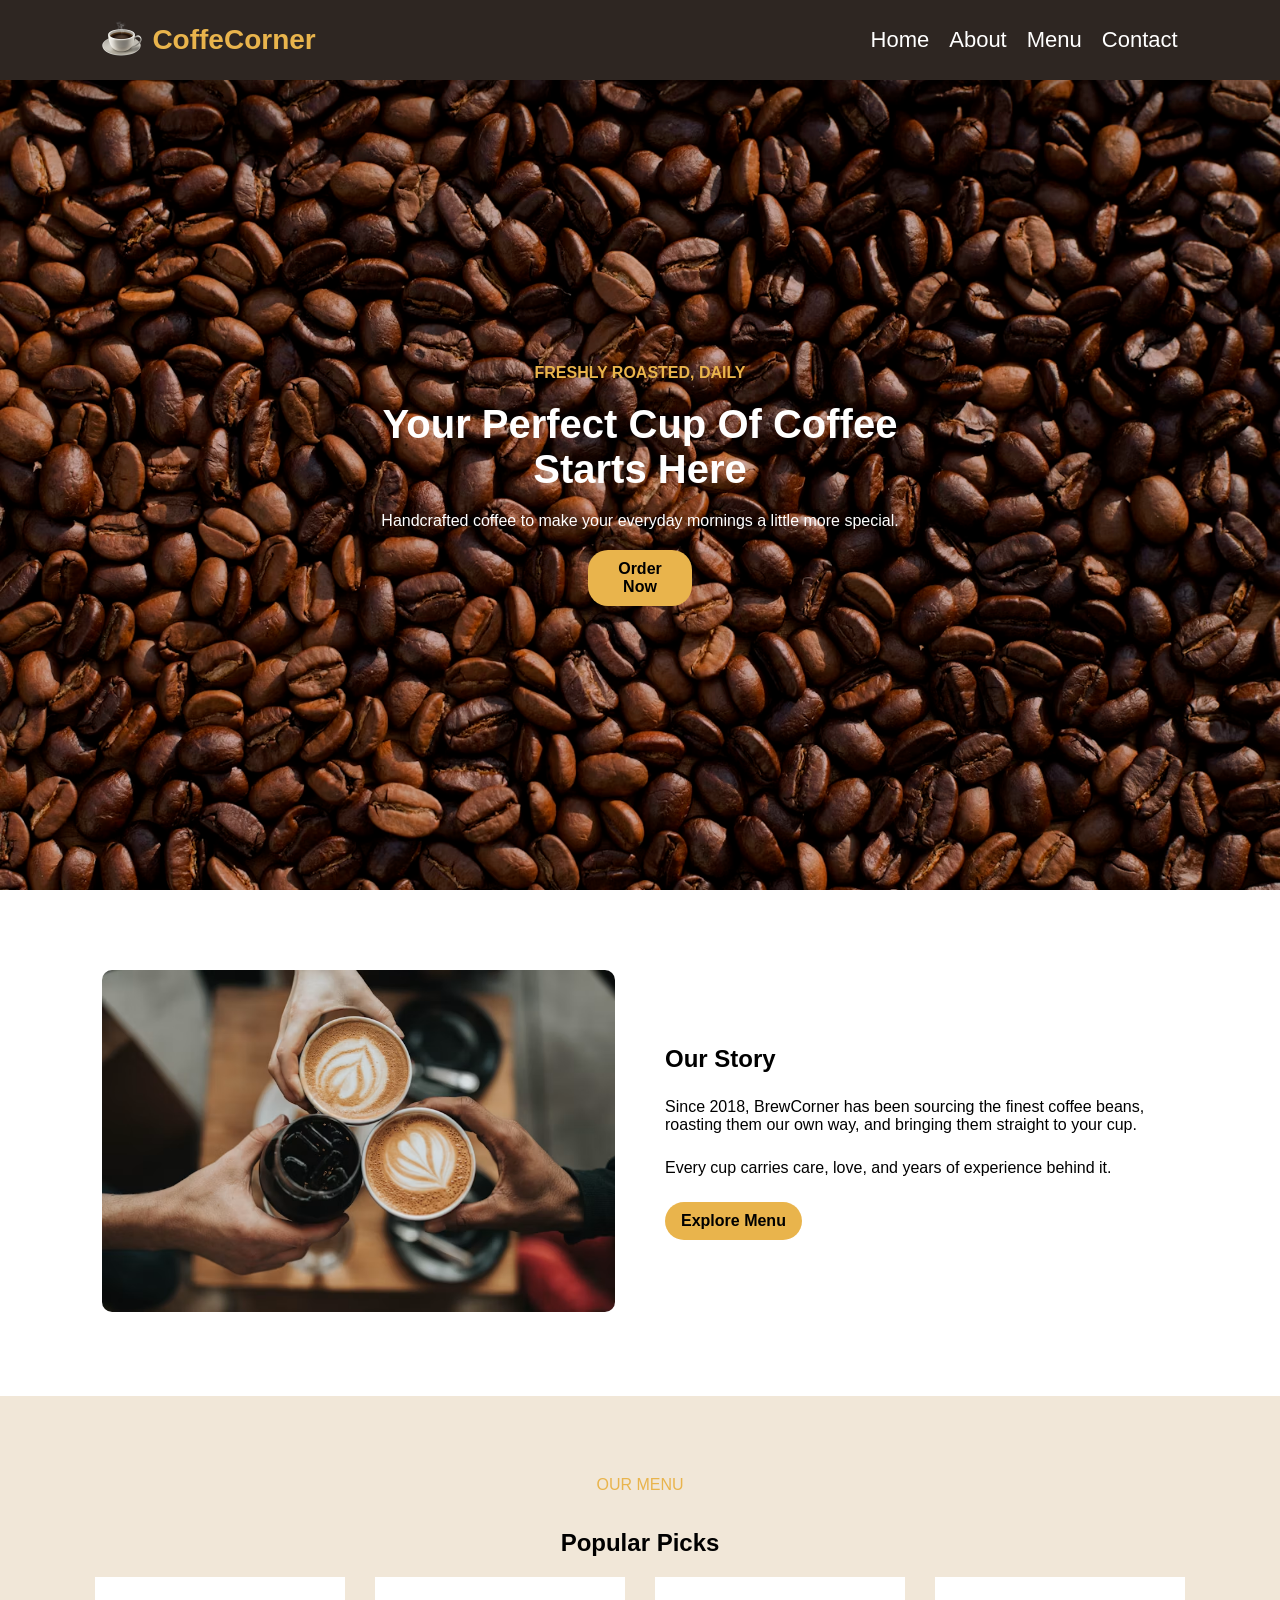
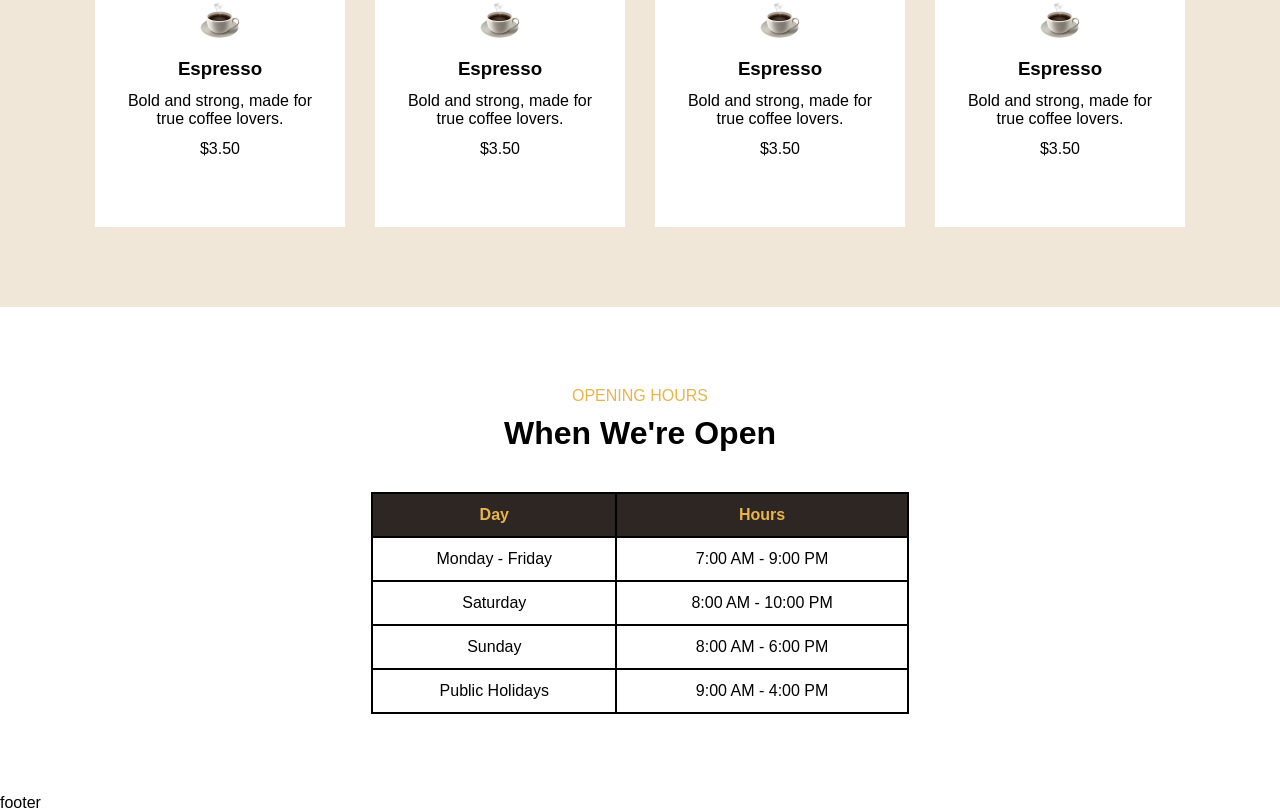
<file: index.html>
<!DOCTYPE html>
<html lang="en">

<head>
    <meta charset="UTF-8">
    <meta name="viewport" content="width=device-width, initial-scale=1.0">
    <title>Noman</title>
    <link rel="stylesheet" href="./public/style.css">
</head>

<body>
    <nav class="nav-content">
        <div class="logo">
            <img src="./image/cup.png" alt="CUP">
            <h2>CoffeCorner</h2>
        </div>
        <ul class="nav-menu">
            <li><a href="#">Home</a></li>
            <li><a href="#">About</a></li>
            <li><a href="#">Menu</a></li>
            <li><a href="#">Contact</a></li>
        </ul>
    </nav>
    <header>
        <div class="hero-text">
            <span>FRESHLY ROASTED, DAILY</span>
            <h2>Your Perfect Cup Of Coffee <br>
                Starts Here</h2>
            <p>Handcrafted coffee to make your everyday mornings a little more
                special.</p>
            <button class="btn">Order Now</button>
        </div>

    </header>
    <main>
        <section>
            <div class="box-content">
                <div class="box-img">
                    <img src="./image/our-story.avif" alt="">
                </div>
                <div class="box-text">
                    <h2>Our Story</h2>
                    <p>Since 2018, BrewCorner has been sourcing the finest coffee beans, roasting them
                        our own way, and bringing them straight to your cup.</p>
                    <p>Every cup carries care, love, and years of experience behind it.</p>
                    <div> <button class="btn">Explore Menu</button></div>
                </div>
            </div>
        </section>
        <div class="popular-section">
            <section>
                <div class="popular-text">
                    <span>OUR MENU</span>
                    <h2>Popular Picks</h2>
                </div>
                <div class="card">
                    <div class="card-content">
                        <img src="./image/cup.png" alt="Espresso">
                        <h3>Espresso</h3>
                        <p>Bold and strong, made for true
                            coffee lovers.</p>
                        <p>$3.50</p>
                    </div>
                    <div class="card-content">
                        <img src="./image/cup.png" alt="Espresso">
                        <h3>Espresso</h3>
                        <p>Bold and strong, made for true
                            coffee lovers.</p>
                        <p>$3.50</p>
                    </div>
                    <div class="card-content">
                        <img src="./image/cup.png" alt="Espresso">
                        <h3>Espresso</h3>
                        <p>Bold and strong, made for true
                            coffee lovers.</p>
                        <p>$3.50</p>
                    </div>
                    <div class="card-content">
                        <img src="./image/cup.png" alt="Espresso">
                        <h3>Espresso</h3>
                        <p>Bold and strong, made for true
                            coffee lovers.</p>
                        <p>$3.50</p>
                    </div>
                </div>
            </section>
        </div>
        <section>
            <div class="table-text">
                <span>OPENING HOURS</span>
                <h2>When We're Open</h2>
            </div>
            <table>
                <thead>
                    <tr>
                        <th>Day</th>
                        <th>Hours</th>
                    </tr>
                </thead>
                <tbody>
                    <tr>
                        <td>Monday - Friday</td>
                        <td>7:00 AM - 9:00 PM</td>
                    </tr>
                    <tr>
                        <td>Saturday</td>
                        <td>8:00 AM - 10:00 PM</td>
                    </tr>
                    <tr>
                        <td>Sunday</td>
                        <td>8:00 AM - 6:00 PM</td>
                    </tr>
                    <tr>
                        <td>Public Holidays</td>
                        <td>9:00 AM - 4:00 PM</td>
                    </tr>
                </tbody>
            </table>
        </section>
    </main>
    <footer>
        footer
    </footer>
</body>

</html>
</file>
<file: public/style.css>
* {
  margin: 0;
  padding: 0;
}
body {
  /* background-color: #ddd4bf; */
  font-family: Helvetica, sans-serif;
}
nav {
  display: flex;
  justify-content: space-between;
  align-items: center;
  padding: 20px 8%;
  background-color: #2e2622;
}
.logo {
  display: flex;
  align-items: center;
  gap: 10px;
}
.nav-menu {
  display: flex;
  justify-content: space-between;
  gap: 20px;
  align-items: center;
}
nav .nav-menu li {
  list-style: none;
  font-size: 22px;
}
nav .nav-menu li a {
  text-decoration: none;
  color: white;
}
nav .logo h2 {
  font-size: 28px;
  color: #e9b44c;
}
.btn {
  padding: 10px 16px;
  border-radius: 20px;
  border-style: none;
  background-color: #e9b44c;
  font-size: 16px;
  font-weight: 700;
  cursor: pointer;
}
/* hero section s */
header {
  background-image: url(../image/bg-image.avif);
  height: 90vh;
  background-size: cover;
  background-repeat: no-repeat;
  background-position: center;
  display: grid;
  align-items: center;
}
.hero-text {
  display: grid;
  justify-content: center;
  color: white;
  gap: 20px;
  text-align: center;
}
header .hero-text span {
  color: #e9b44c;
  font-weight: 600;
}
header .hero-text h2 {
  font-weight: 800;
  font-size: 40px;
}
.hero-text button {
  width: 20%;
  margin-left: 40%;
}

section{
    padding: 80px 8%;
}
.box-content {
  display: grid;
  grid-template-columns: repeat(2, 1fr);
  justify-content: center;
  align-items: center;
  gap: 50px;
}

.box-content .box-img img {
  width: 100%;
  border-radius: 10px;
}
.box-text {
  display: flex;
  flex-direction: column;
  gap: 25px;
  justify-content: start;
  align-items: start;
}

/* Popular Section  */
.popular-section{
  background-color: #F1E7D8;
}
.popular-text{
  text-align: center;
}
.popular-text span{
  font-weight: 400;
  color: #e9b44c;
}
.popular-text h2{
  margin-top: 35px;
  margin-bottom: 20px;
}
.card .card-content{
  text-align: center;
  padding: 25px;
  background-color: #ffffff;
  width: 200px;
  height: 200px;
}
.card-content img{
 padding-bottom: 12px;
}
.card-content h3{
 padding-bottom: 12px;
}
.card-content p{
 padding-bottom: 12px;
}
.card{
  display: grid;
  grid-template-columns: repeat(4, 1fr);
  gap: 30px;
  justify-content: center;
  align-items: center;
}
/* Table Section  */
.table-text{
  text-align: center;
}
.table-text span {
  font-weight: 400;
  color: #e9b44c;
}
.table-text h2 {
  margin-top: 10px;
  font-size: 32px;
}
table{
  border: 2px solid black;
  border-collapse: collapse;
  width: 50%;
  margin: 0 auto;
  margin-top: 40px;
}
td, th{
  border: 2px solid black;
  padding: 12px 8px;
  text-align: center;
}
thead{
  background-color: #2e2622;
  color: #e9b44c;
}
</file>
